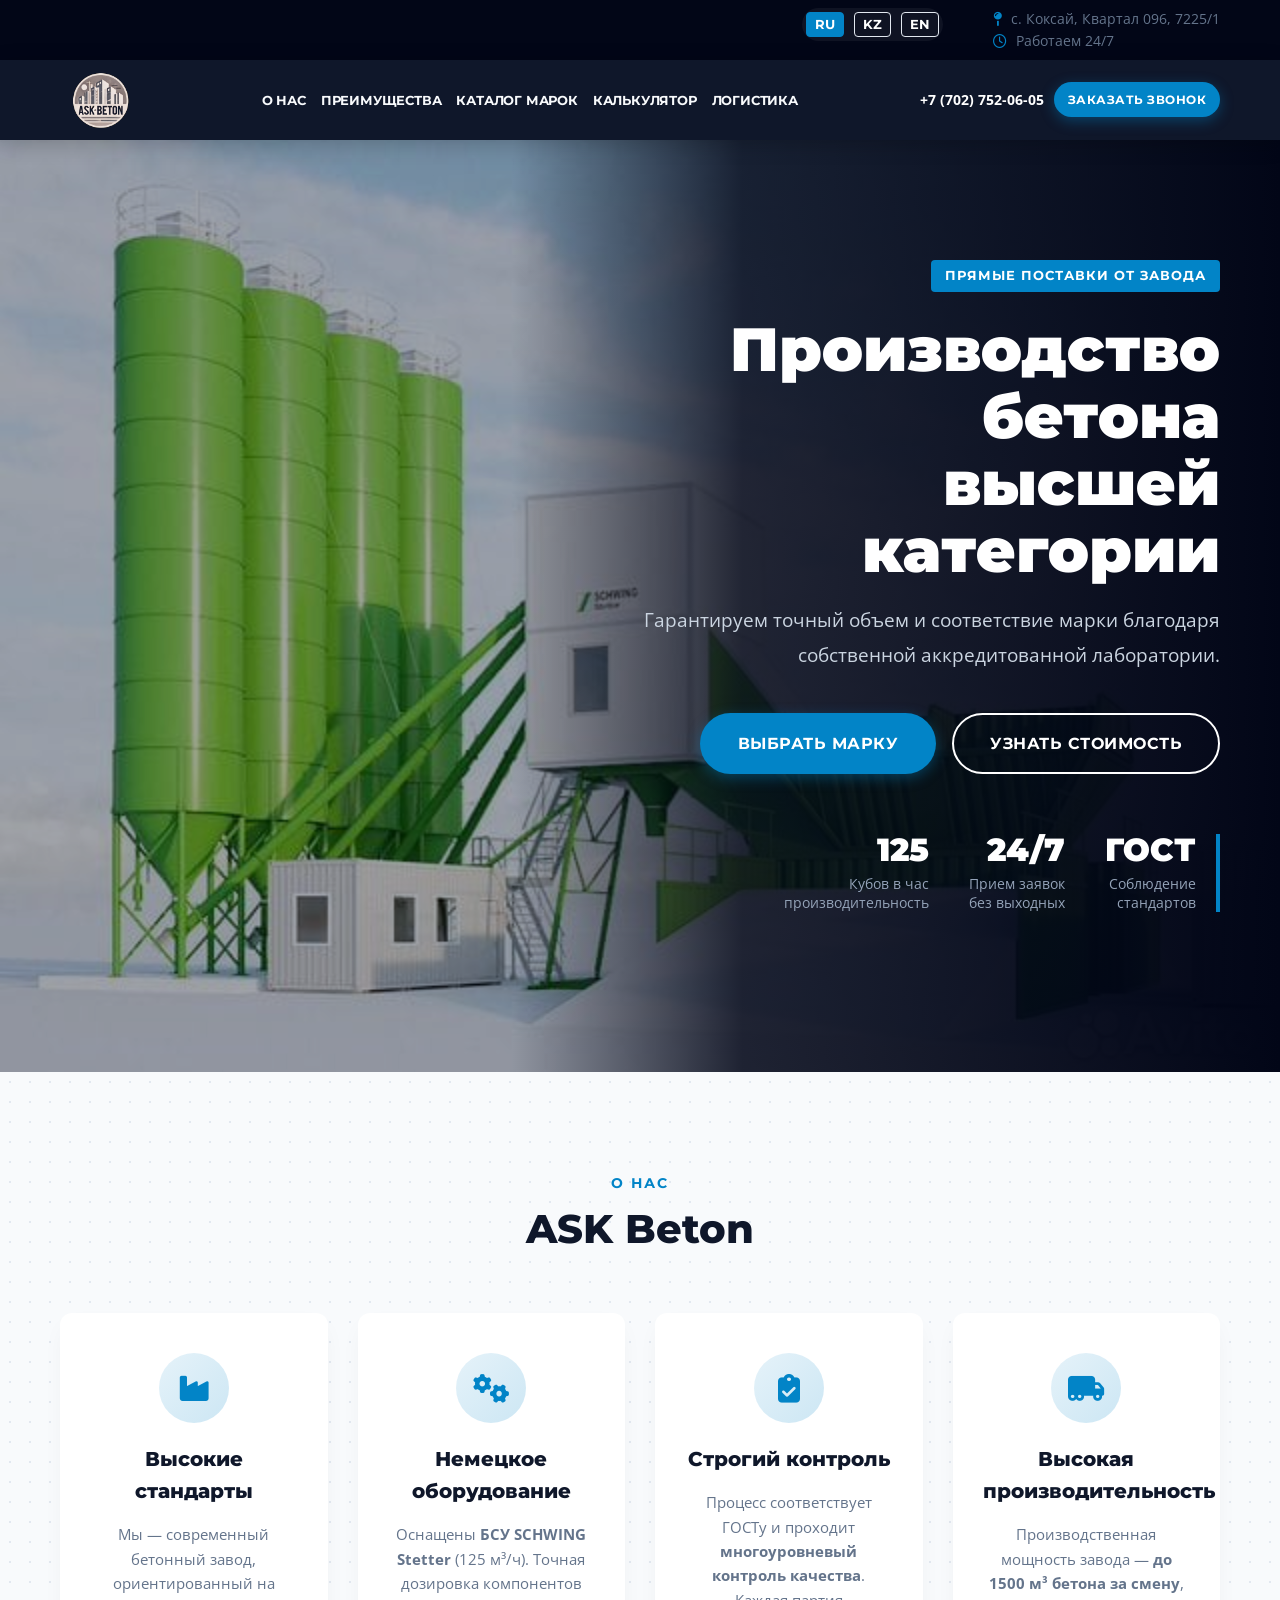
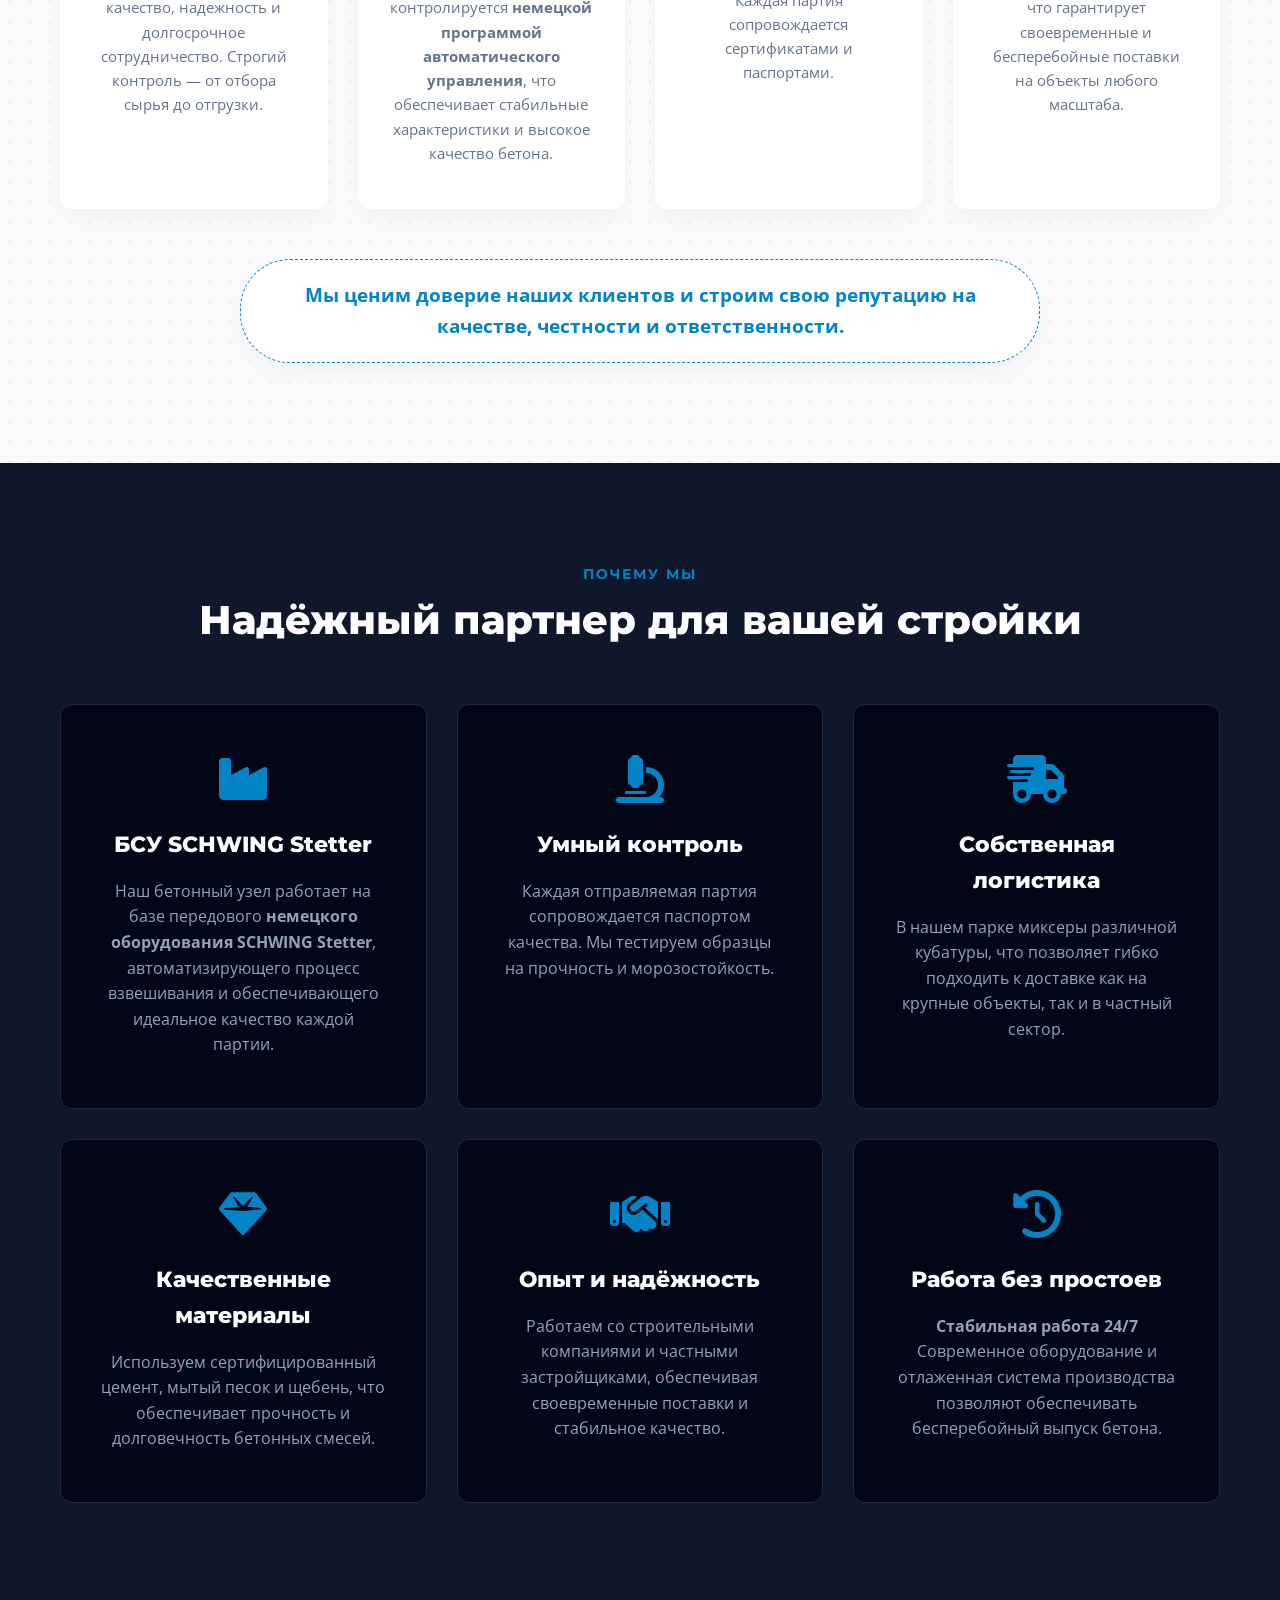
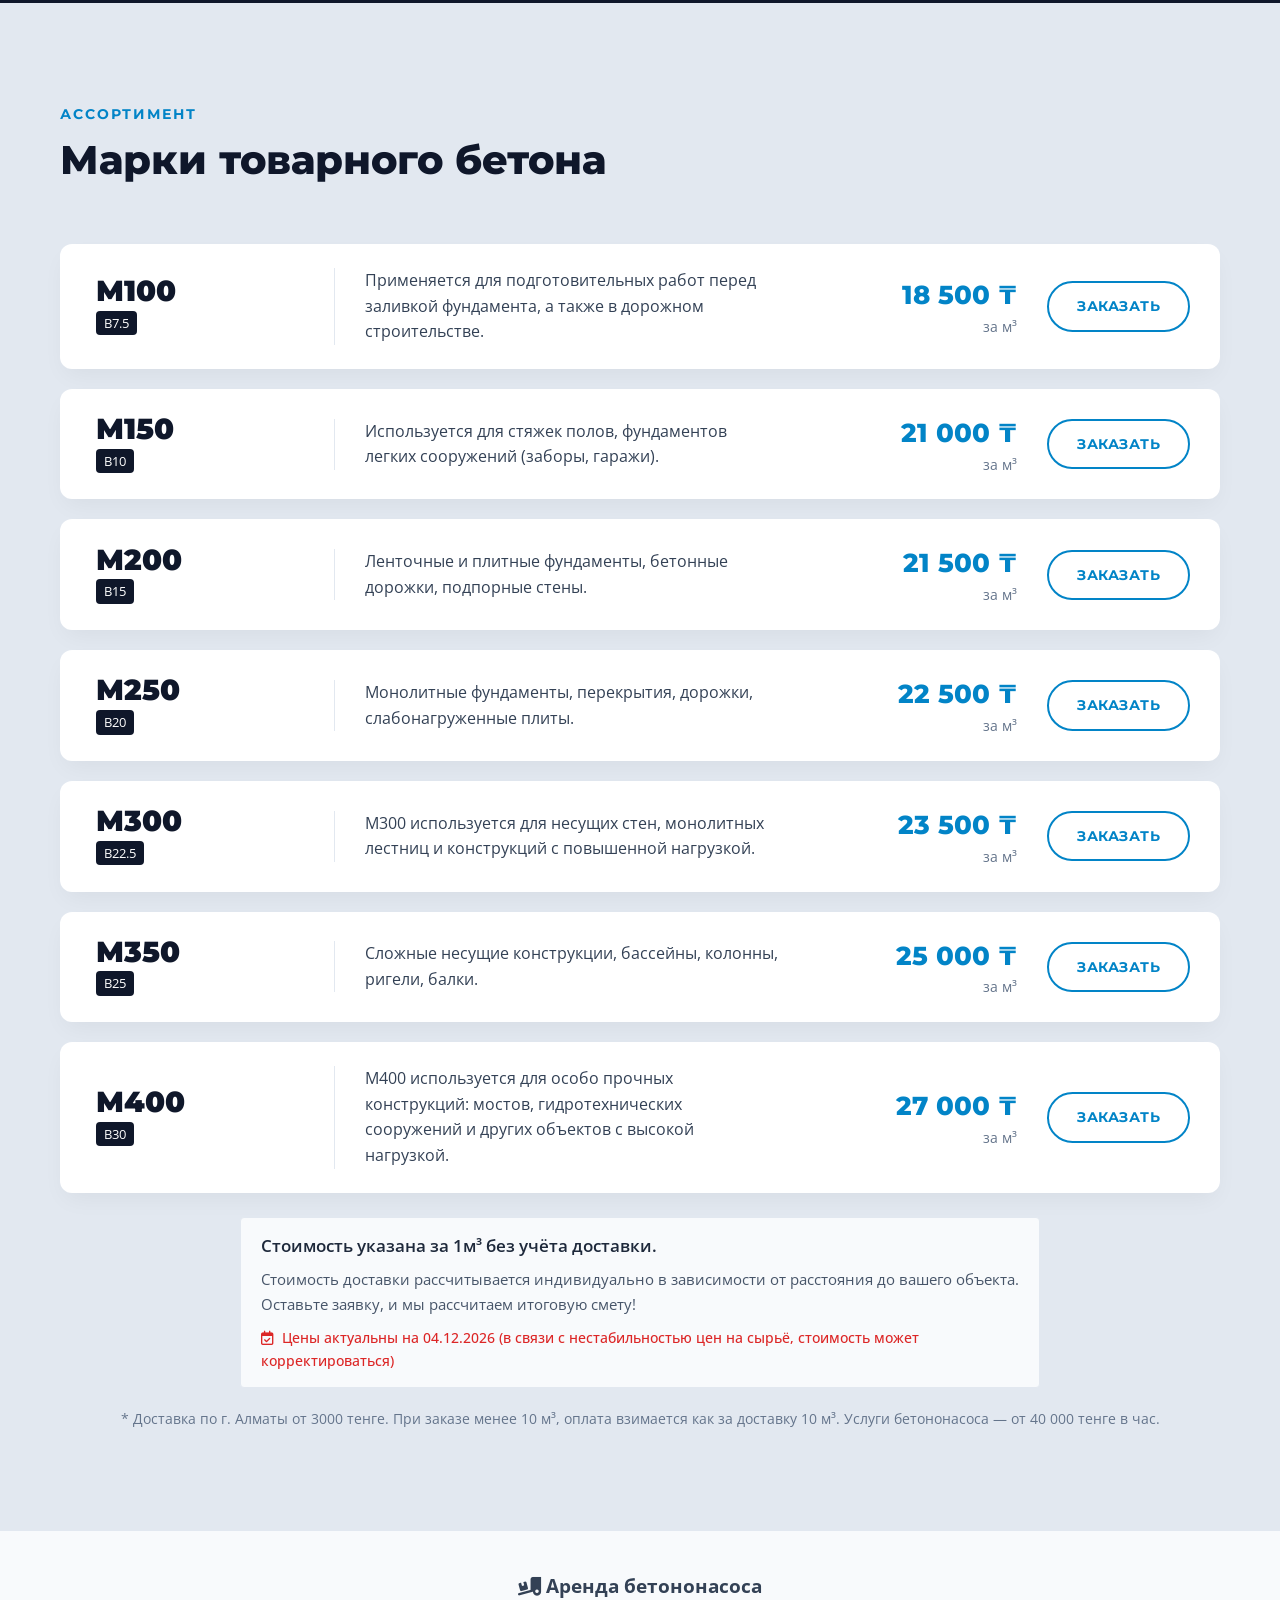
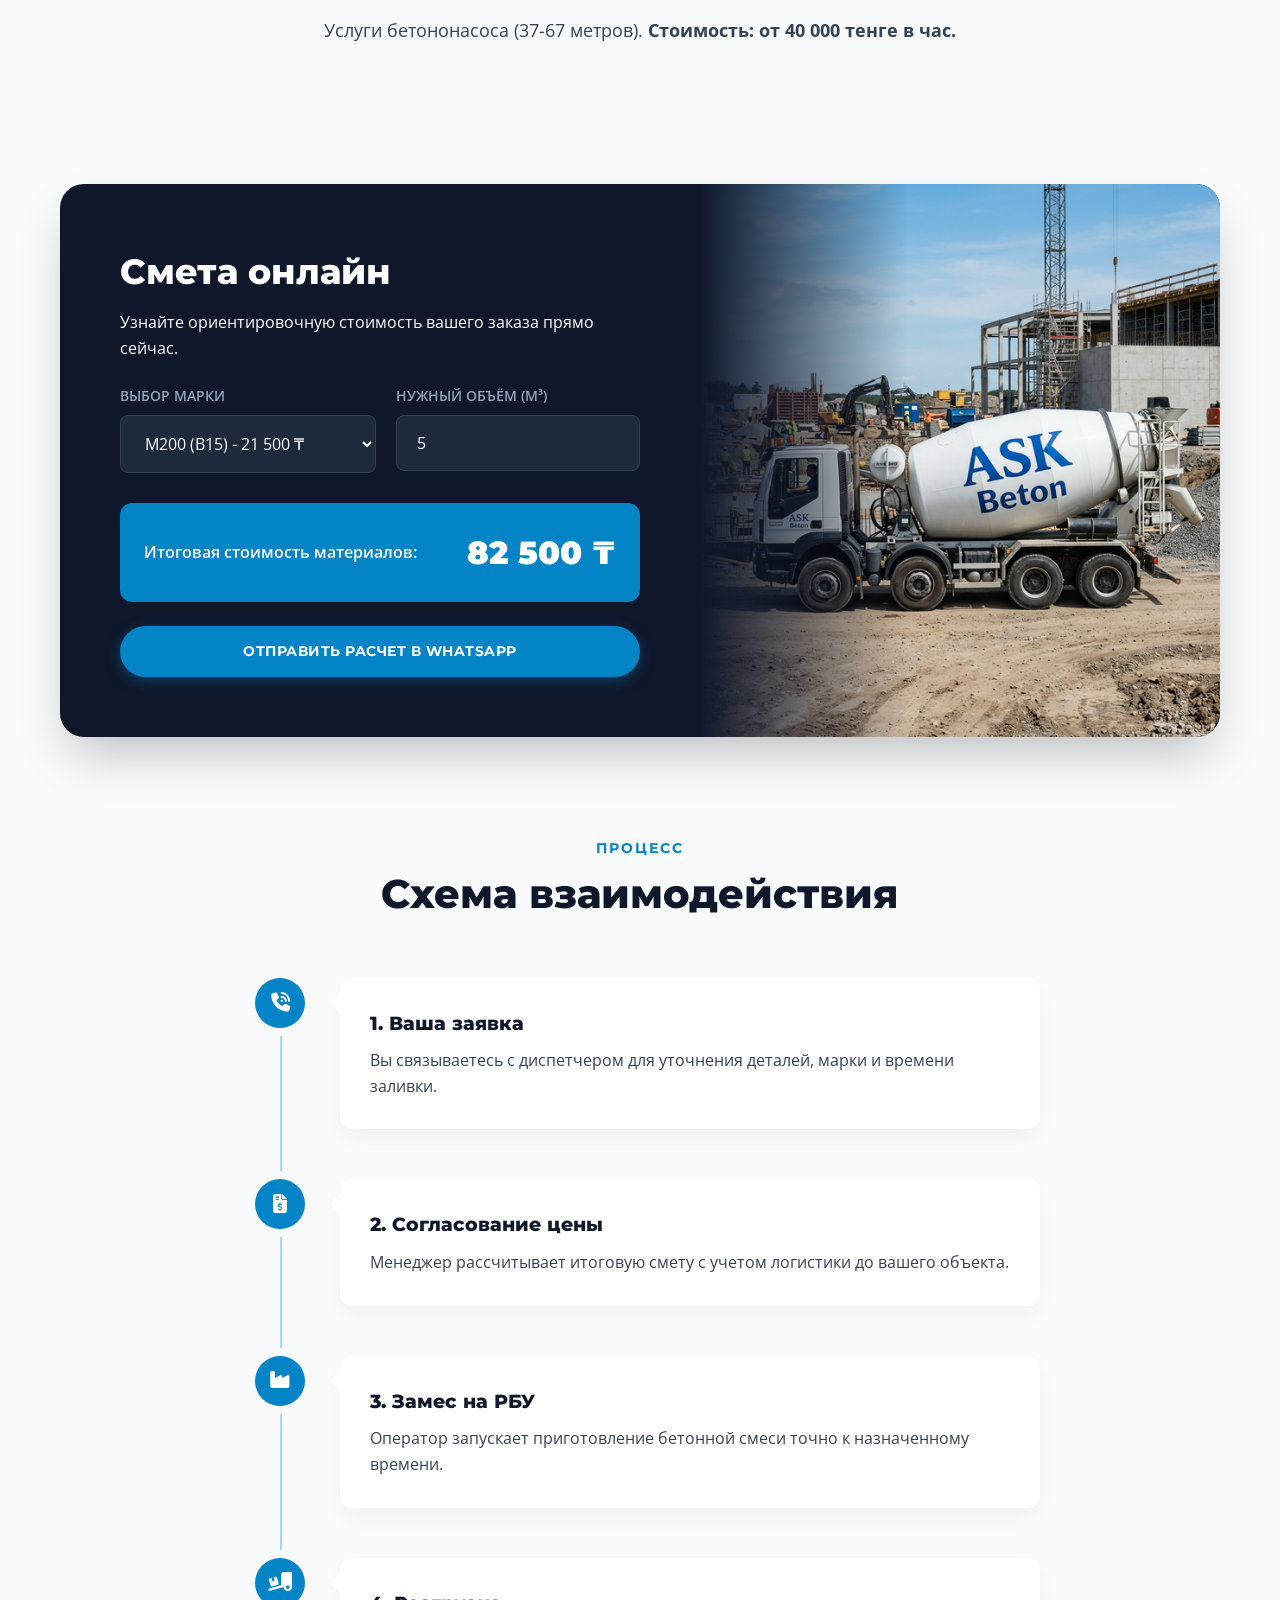
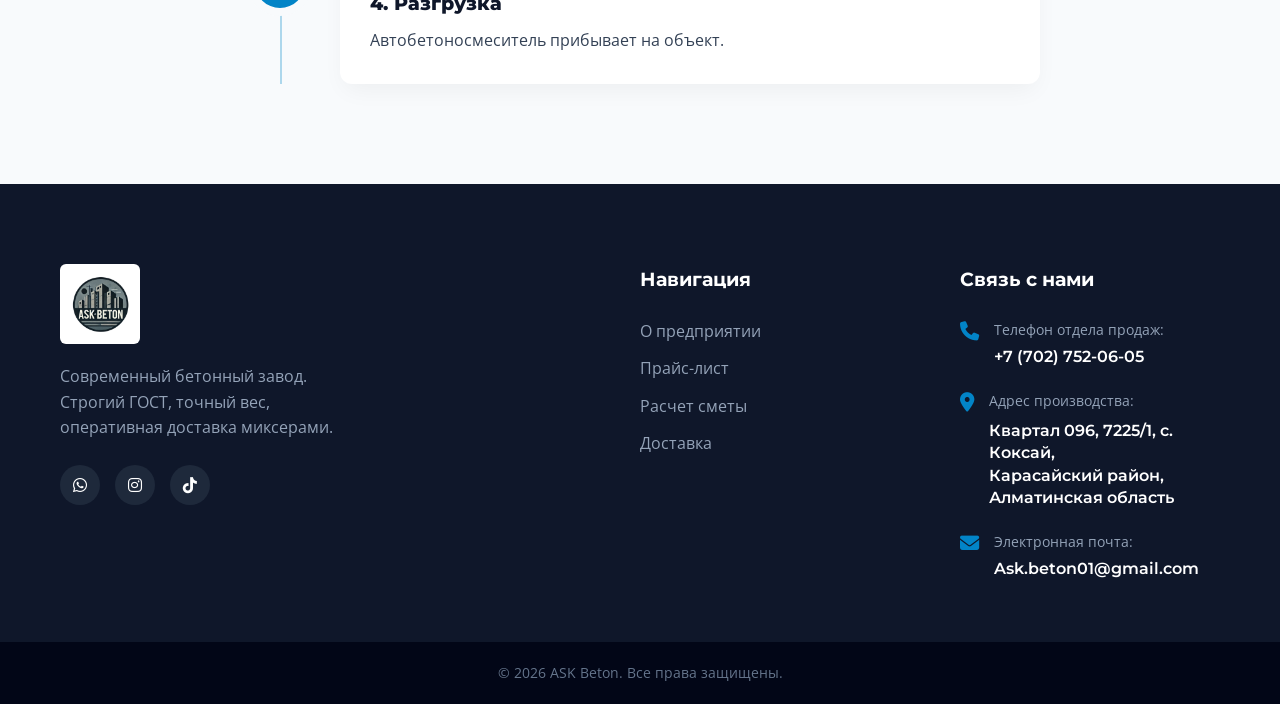
<file: index.html>
<!DOCTYPE html>
<html lang="ru">

<head>
    <meta charset="UTF-8">
    <meta name="viewport" content="width=device-width, initial-scale=1.0">
    <link rel="icon" type="image/png" href="images/favicon.png">
    <link rel="shortcut icon" type="image/png" href="images/favicon.png">
    <title>ASK Beton | Премиальный бетон и ЖБИ</title>
    <meta name="description"
        content="Прямой производитель бетона и железобетонных изделий. Высокая марка, строгий ГОСТ, свой автопарк.">
    <!-- Google Fonts -->
    <link rel="preconnect" href="https://fonts.googleapis.com">
    <link rel="preconnect" href="https://fonts.gstatic.com" crossorigin>
    <link
        href="https://fonts.googleapis.com/css2?family=Montserrat:wght@400;600;800;900&family=Open+Sans:wght@400;500;700&display=swap"
        rel="stylesheet">
    <link rel="stylesheet" href="css/style.css?v=1.2">
    <link rel="stylesheet" href="https://cdnjs.cloudflare.com/ajax/libs/font-awesome/6.4.0/css/all.min.css">
    <style>
        .lang-switcher {
            display: flex;
            gap: 10px;
            align-items: center;
        }

        .lang-btn {
            background: transparent;
            border: 1px solid var(--border-color);
            color: var(--white);
            padding: 4px 8px;
            border-radius: 4px;
            font-size: 0.8rem;
            cursor: pointer;
            transition: var(--trans-speed);
        }

        .lang-btn:hover,
        .lang-btn.active {
            background: var(--primary);
            border-color: var(--primary);
        }
    </style>
</head>

<body>

    <!-- Header -->
    <header class="main-header">
        <div class="header-top">
            <div class="container header-top-inner">
                <div class="header-top-left">
                    <div class="lang-switcher">
                        <button class="lang-btn active" data-lang="ru">RU</button>
                        <button class="lang-btn" data-lang="kz">KZ</button>
                        <button class="lang-btn" data-lang="en">EN</button>
                    </div>
                </div>
                <div class="header-top-right">
                    <div class="location"><a
                                href="https://2gis.kz/almaty/geo/70000001101045196"
                            target="_blank" style="color: inherit; text-decoration: none; transition: color 0.3s;"
                            onmouseover="this.style.color='#0284c7'" onmouseout="this.style.color='inherit'"><i
                                class="fa-solid fa-map-pin"></i> <span data-i18n="header.location">с. Коксай, Квартал
                                096, 7225/1</span></a></div>
                    <div class="working-hours"><i class="fa-regular fa-clock"></i> <span
                            data-i18n="header.hours">Работаем 24/7</span></div>
                </div>
            </div>
        </div>
        <div class="header-main">
            <div class="container header-main-inner">
                <a href="#" class="brand-logo">
                    <img src="images/logo.png" alt="ASK Beton"
                        style="max-height: 80px; mix-blend-mode: lighten; filter: invert(1);">
                </a>

                <nav class="desktop-nav">
                    <ul class="nav-list">
                        <li><a href="#about" data-i18n="nav.about">О нас</a></li>
                        <li><a href="#company" data-i18n="nav.company">Преимущества</a></li>
                        <li><a href="#catalog" data-i18n="nav.catalog">Каталог марок</a></li>
                        <li><a href="#calc" data-i18n="nav.calc">Калькулятор</a></li>
                        <li><a href="#logistics" data-i18n="nav.log">Логистика</a></li>
                    </ul>
                    <div class="nav-mobile-only">
                        <div class="lang-switcher">
                            <button class="lang-btn active" data-lang="ru">RU</button>
                            <button class="lang-btn" data-lang="kz">KZ</button>
                            <button class="lang-btn" data-lang="en">EN</button>
                        </div>
                        <div class="location">
                            <a href="https://2gis.kz/almaty/geo/70000001101045196" target="_blank">
                                <i class="fa-solid fa-map-pin"></i> 
                                <span data-i18n="header.location">с. Коксай, Квартал 096, 7225/1</span>
                            </a>
                        </div>
                    </div>
                </nav>

                <div class="header-actions">
                    <a href="tel:+77027520605" class="phone-link">+7 (702) 752-06-05</a>
                    <a href="#contact" class="btn btn-primary btn-sm hidden-mobile" data-i18n="header.call">Заказать
                        звонок</a>
                    <button class="menu-toggle"><i class="fa-solid fa-bars"></i></button>
                </div>
            </div>
        </div>
    </header>

    <!-- Hero Section -->
    <section class="hero-section">
        <div class="hero-overlay"></div>
        <div class="container">
            <div class="hero-content fade-in">
                <div class="hero-tag" data-i18n="hero.tag">Прямые поставки от завода</div>
                <h1 class="hero-heading" data-i18n="hero.h1">Производство бетона<br>высшей категории</h1>
                <p class="hero-desc" data-i18n="hero.desc">Гарантируем точный объем и соответствие марки благодаря
                    собственной аккредитованной
                    лаборатории.</p>
                <div class="hero-buttons">
                    <a href="#catalog" class="btn btn-primary btn-lg" data-i18n="hero.btn1">Выбрать марку</a>
                    <a href="#calc" class="btn btn-outline-light btn-lg" data-i18n="hero.btn2">Узнать стоимость</a>
                </div>
                <div class="hero-stats">
                    <div class="stat-item">
                        <span class="stat-num">125</span>
                        <span class="stat-text" data-i18n="hero.stat.1.text">Кубов в час<br>производительность</span>
                    </div>
                    <div class="stat-item">
                        <span class="stat-num">24/7</span>
                        <span class="stat-text" data-i18n="hero.stat.2.text">Прием заявок<br>без выходных</span>
                    </div>
                    <div class="stat-item">
                        <span class="stat-num">ГОСТ</span>
                        <span class="stat-text" data-i18n="hero.stat.3.text">Соблюдение<br>стандартов</span>
                    </div>
                </div>
            </div>
        </div>
    </section>

    <!-- About Us Section -->
    <section id="about" class="about-section section-padding bg-pattern">
        <div class="container fade-in">
            <div class="section-heading text-center">
                <span class="sub-title" data-i18n="about.sub">О нас</span>
                <h2 data-i18n="about.title">ASK Beton</h2>
            </div>
            <div class="about-grid">
                <div class="about-card fade-in">
                    <div class="about-icon"><i class="fa-solid fa-industry"></i></div>
                    <h4 data-i18n="about.card1.title">Высокие стандарты</h4>
                    <p data-i18n="about.card1.desc">Мы — современный бетонный завод, ориентированный на качество,
                        надежность
                        и долгосрочное сотрудничество. Строгий контроль — от
                        отбора сырья до отгрузки.</p>
                </div>
                <div class="about-card fade-in delay-1">
                    <div class="about-icon"><i class="fa-solid fa-gears"></i></div>
                    <h4 data-i18n="about.card2.title">Немецкое оборудование</h4>
                    <p data-i18n="about.card2.desc">Оснащены <strong>БСУ SCHWING Stetter</strong> (125 м³/ч).
                        Точная дозировка компонентов контролируется <strong>немецкой программой автоматического
                            управления</strong>, что
                        обеспечивает стабильные характеристики и высокое качество бетона.</p>
                </div>
                <div class="about-card fade-in delay-2">
                    <div class="about-icon"><i class="fa-solid fa-clipboard-check"></i></div>
                    <h4 data-i18n="about.card3.title">Строгий контроль</h4>
                    <p data-i18n="about.card3.desc">Процесс соответствует ГОСТу и проходит <strong>многоуровневый
                            контроль качества</strong>.
                        Каждая партия сопровождается сертификатами и паспортами.</p>
                </div>
                <div class="about-card fade-in delay-3">
                    <div class="about-icon"><i class="fa-solid fa-truck-moving"></i></div>
                    <h4 data-i18n="about.card4.title">Высокая производительность</h4>
                    <p data-i18n="about.card4.desc">Производственная мощность завода — <strong>до 1500 м³ бетона за
                            смену</strong>, что гарантирует
                        своевременные и бесперебойные поставки на объекты любого масштаба.</p>
                </div>
            </div>

            <div class="about-footer-text fade-in">
                <p data-i18n="about.footer">Мы ценим доверие наших клиентов и строим свою репутацию на качестве,
                    честности и ответственности.</p>
            </div>
        </div>
    </section>

    <!-- Features / Company -->
    <section id="company" class="features-section section-padding"
        style="background-color: var(--dark-bg); color: var(--white);">
        <div class="container">
            <div class="section-heading text-center fade-in">
                <span class="sub-title" style="color: var(--primary);" data-i18n="why.sub">Почему мы</span>
                <h2 style="color: var(--white);" data-i18n="why.title">Надёжный партнер для вашей стройки</h2>
            </div>

            <div class="features-layout">
                <div class="feature-box light-box fade-in"
                    style="background-color: var(--darker-bg); border: 1px solid #1e293b; box-shadow: none;">
                    <i class="fa-solid fa-industry" style="color: var(--primary);"></i>
                    <h3 style="color: var(--white);" data-i18n="why.box1.title">БСУ SCHWING Stetter</h3>
                    <p style="color: #94a3b8;" data-i18n="why.box1.desc">Наш бетонный узел работает на базе передового
                        <strong>немецкого
                            оборудования SCHWING
                            Stetter</strong>,
                        автоматизирующего процесс взвешивания и обеспечивающего идеальное качество каждой партии.
                    </p>
                </div>
                <!-- Box 2 -->
                <div class="feature-box light-box fade-in delay-1"
                    style="background-color: var(--darker-bg); border: 1px solid #1e293b; box-shadow: none;">
                    <i class="fa-solid fa-microscope" style="color: var(--primary);"></i>
                    <h3 style="color: var(--white);" data-i18n="why.box2.title">Умный контроль</h3>
                    <p style="color: #94a3b8;" data-i18n="why.box2.desc">Каждая отправляемая партия сопровождается
                        паспортом качества. Мы
                        тестируем образцы на прочность и морозостойкость.</p>
                </div>
                <!-- Box 3 -->
                <div class="feature-box light-box fade-in delay-2"
                    style="background-color: var(--darker-bg); border: 1px solid #1e293b; box-shadow: none;">
                    <i class="fa-solid fa-truck-fast" style="color: var(--primary);"></i>
                    <h3 style="color: var(--white);" data-i18n="why.box3.title">Собственная логистика</h3>
                    <p style="color: #94a3b8;" data-i18n="why.box3.desc">В нашем парке миксеры различной кубатуры, что
                        позволяет гибко подходить к
                        доставке как на крупные объекты, так и в частный сектор.</p>
                </div>

                <div class="feature-box light-box fade-in delay-3"
                    style="background-color: var(--darker-bg); border: 1px solid #1e293b; box-shadow: none;">
                    <i class="fa-solid fa-gem" style="color: var(--primary);"></i>
                    <h3 style="color: var(--white);" data-i18n="why.box4.title">Качественные материалы</h3>
                    <p style="color: #94a3b8;" data-i18n="why.box4.desc">Используем сертифицированный цемент, мытый
                        песок и щебень, что
                        обеспечивает прочность и долговечность бетонных смесей.</p>
                </div>

                <div class="feature-box light-box fade-in delay-4"
                    style="background-color: var(--darker-bg); border: 1px solid #1e293b; box-shadow: none;">
                    <i class="fa-solid fa-handshake" style="color: var(--primary);"></i>
                    <h3 style="color: var(--white);" data-i18n="why.box5.title">Опыт и надёжность</h3>
                    <p style="color: #94a3b8;" data-i18n="why.box5.desc">Работаем со строительными компаниями и частными
                        застройщиками,
                        обеспечивая своевременные поставки и стабильное качество.</p>
                </div>

                <div class="feature-box light-box fade-in delay-5"
                    style="background-color: var(--darker-bg); border: 1px solid #1e293b; box-shadow: none;">
                    <i class="fa-solid fa-clock-rotate-left" style="color: var(--primary);"></i>
                    <h3 style="color: var(--white);" data-i18n="why.box6.title">Работа без простоев</h3>
                    <p style="color: #94a3b8;" data-i18n="why.box6.desc"><strong>Стабильная работа
                            24/7</strong><br>Современное оборудование и
                        отлаженная система производства позволяют обеспечивать бесперебойный выпуск бетона.</p>
                </div>
            </div>
        </div>
    </section>

    <!-- Catalog Section -->
    <section id="catalog" class="catalog-section section-padding bg-gray">
        <div class="container">
            <div class="section-heading fade-in">
                <span class="sub-title" data-i18n="cat.sub">Ассортимент</span>
                <h2 data-i18n="cat.title">Марки товарного бетона</h2>
            </div>

            <div class="catalog-list">
                <!-- Item M100 -->
                <div class="catalog-item fade-in">
                    <div class="item-grade">
                        <h4>М100</h4>
                        <span class="class-label">В7.5</span>
                    </div>
                    <div class="item-info">
                        <p data-i18n="cat.m100.desc">Применяется для подготовительных работ перед заливкой фундамента, а
                            также в дорожном
                            строительстве.</p>
                    </div>
                    <div class="item-price">
                        <div class="price-val">18 500 ₸</div>
                        <div class="price-unit" data-i18n="cat.per_m3">за м³</div>
                    </div>
                    <div class="item-action">
                        <a href="https://wa.me/77027520605?text=Интересует%20бетон%20М100" class="btn btn-outline"
                            target="_blank" data-i18n="cat.order">Заказать</a>
                    </div>
                </div>

                <!-- Item M150 -->
                <div class="catalog-item fade-in">
                    <div class="item-grade">
                        <h4>М150</h4>
                        <span class="class-label">В10</span>
                    </div>
                    <div class="item-info">
                        <p data-i18n="cat.m150.desc">Используется для стяжек полов, фундаментов легких сооружений
                            (заборы, гаражи).</p>
                    </div>
                    <div class="item-price">
                        <div class="price-val">21 000 ₸</div>
                        <div class="price-unit" data-i18n="cat.per_m3">за м³</div>
                    </div>
                    <div class="item-action">
                        <a href="https://wa.me/77027520605?text=Интересует%20бетон%20М150" class="btn btn-outline"
                            target="_blank" data-i18n="cat.order">Заказать</a>
                    </div>
                </div>

                <!-- Item M200 -->
                <div class="catalog-item fade-in">
                    <div class="item-grade">
                        <h4>М200</h4>
                        <span class="class-label">В15</span>
                    </div>
                    <div class="item-info">
                        <p data-i18n="cat.m200.desc">Ленточные и плитные фундаменты, бетонные дорожки, подпорные стены.
                        </p>
                    </div>
                    <div class="item-price">
                        <div class="price-val">21 500 ₸</div>
                        <div class="price-unit" data-i18n="cat.per_m3">за м³</div>
                    </div>
                    <div class="item-action">
                        <a href="https://wa.me/77027520605?text=Интересует%20бетон%20М200" class="btn btn-outline"
                            target="_blank" data-i18n="cat.order">Заказать</a>
                    </div>
                </div>

                <!-- Item M250 -->
                <div class="catalog-item fade-in">
                    <div class="item-grade">
                        <h4>М250</h4>
                        <span class="class-label">В20</span>
                    </div>
                    <div class="item-info">
                        <p data-i18n="cat.m250.desc">Монолитные фундаменты, перекрытия, дорожки, слабонагруженные плиты.
                        </p>
                    </div>
                    <div class="item-price">
                        <div class="price-val">22 500 ₸</div>
                        <div class="price-unit" data-i18n="cat.per_m3">за м³</div>
                    </div>
                    <div class="item-action">
                        <a href="https://wa.me/77027520605?text=Интересует%20бетон%20М250" class="btn btn-outline"
                            target="_blank" data-i18n="cat.order">Заказать</a>
                    </div>
                </div>

                <!-- Item M300 -->
                <div class="catalog-item fade-in">
                    <div class="item-grade">
                        <h4>М300</h4>
                        <span class="class-label">В22.5</span>
                    </div>
                    <div class="item-info">
                        <p data-i18n="cat.m300.desc">М300 используется для несущих стен, монолитных лестниц и
                            конструкций с повышенной нагрузкой.</p>
                    </div>
                    <div class="item-price">
                        <div class="price-val">23 500 ₸</div>
                        <div class="price-unit" data-i18n="cat.per_m3">за м³</div>
                    </div>
                    <div class="item-action">
                        <a href="https://wa.me/77027520605?text=Интересует%20бетон%20М300" class="btn btn-outline"
                            target="_blank" data-i18n="cat.order">Заказать</a>
                    </div>
                </div>

                <!-- Item M350 -->
                <div class="catalog-item fade-in">
                    <div class="item-grade">
                        <h4>М350</h4>
                        <span class="class-label">В25</span>
                    </div>
                    <div class="item-info">
                        <p data-i18n="cat.m350.desc">Сложные несущие конструкции, бассейны, колонны, ригели, балки.</p>
                    </div>
                    <div class="item-price">
                        <div class="price-val">25 000 ₸</div>
                        <div class="price-unit" data-i18n="cat.per_m3">за м³</div>
                    </div>
                    <div class="item-action">
                        <a href="https://wa.me/77027520605?text=Интересует%20бетон%20М350" class="btn btn-outline"
                            target="_blank" data-i18n="cat.order">Заказать</a>
                    </div>
                </div>

                <!-- Item M400 -->
                <div class="catalog-item fade-in">
                    <div class="item-grade">
                        <h4>М400</h4>
                        <span class="class-label">В30</span>
                    </div>
                    <div class="item-info">
                        <p data-i18n="cat.m400.desc">М400 используется для особо прочных конструкций: мостов,
                            гидротехнических сооружений и других объектов с высокой нагрузкой.</p>
                    </div>
                    <div class="item-price">
                        <div class="price-val">27 000 ₸</div>
                        <div class="price-unit" data-i18n="cat.per_m3">за м³</div>
                    </div>
                    <div class="item-action">
                        <a href="https://wa.me/77027520605?text=Интересует%20бетон%20М400" class="btn btn-outline"
                            target="_blank" data-i18n="cat.order">Заказать</a>
                    </div>
                </div>
            </div>

            <div class="text-center mt-4">
                <div
                    style="max-width: 800px; margin: 0 auto; background-color: #f8fafc; border-left: 4px solid var(--primary); padding: 15px 20px; text-align: left; margin-bottom: 20px; border-radius: 4px; border: 1px solid #e2e8f0;">
                    <p style="font-size: 1.05rem; font-weight: 600; color: #1e293b; margin-bottom: 8px;"
                        data-i18n="cat.disc1">
                        Стоимость указана за 1м³ без учёта доставки.
                    </p>
                    <p style="font-size: 0.95rem; color: #475569; margin-bottom: 10px;" data-i18n="cat.disc2">
                        Стоимость доставки рассчитывается индивидуально в зависимости от расстояния до вашего объекта.
                        Оставьте заявку, и мы рассчитаем итоговую смету!
                    </p>
                    <p style="font-size: 0.9rem; color: #dc2626; margin-bottom: 0; font-weight: 500;">
                        <i class="fa-regular fa-calendar-check" style="margin-right: 4px;"></i> <span
                            data-i18n="cat.disc3.1">Цены актуальны на</span> <span
                            id="current-price-date">16.03.2026</span> <span data-i18n="cat.disc3.2">(в связи с
                            нестабильностью цен на сырьё, стоимость может корректироваться)</span>
                    </p>
                </div>
                <p class="small-text text-muted" data-i18n="cat.small_info">* Доставка по г. Алматы от 3000 тенге. При
                    заказе менее 10 м³, оплата
                    взимается как за доставку 10 м³. Услуги бетононасоса — от 40 000 тенге в час.</p>
            </div>
        </div>
    </section>

    <section class="pump-banner bg-primary text-white section-padding" style="padding: 40px 0;">
        <div class="container text-center fade-in">
            <h3 style="margin-bottom: 15px;"><i class="fa-solid fa-truck-ramp-box"></i> <span
                    data-i18n="pump.title">Аренда бетононасоса</span></h3>
            <p style="font-size: 1.1rem; margin-bottom: 0;"><span data-i18n="pump.desc">Услуги бетононасоса (37-67
                    метров).</span>
                <strong data-i18n="pump.price">Стоимость: от 40 000 тенге в час.</strong>
            </p>
        </div>
    </section>

    <!-- Calculator Builder Style -->
    <section id="calc" class="calc-section section-padding pb-0">
        <div class="container">
            <div class="calc-box fade-in">
                <div class="calc-form-area">
                    <h2 data-i18n="calc.title">Смета онлайн</h2>
                    <p class="mb-4" data-i18n="calc.desc">Узнайте ориентировочную стоимость вашего заказа прямо сейчас.
                    </p>

                    <div class="form-grid">
                        <div class="input-group">
                            <label class="floating-label" data-i18n="calc.lbl.grade">Выбор марки</label>
                            <select id="calc-grade" class="custom-select">
                                <option value="18500">М100 (В7.5) - 18 500 ₸</option>
                                <option value="21000">М150 (В10) - 21 000 ₸</option>
                                <option value="21500" selected>М200 (В15) - 21 500 ₸</option>
                                <option value="22500">М250 (В20) - 22 500 ₸</option>
                                <option value="23500">М300 (В22.5) - 23 500 ₸</option>
                                <option value="25000">М350 (В25) - 25 000 ₸</option>
                                <option value="27000">М400 (В30) - 27 000 ₸</option>
                            </select>
                        </div>
                        <div class="input-group">
                            <label class="floating-label" data-i18n="calc.lbl.vol">Нужный объём (м³)</label>
                            <input type="number" id="calc-volume" class="custom-input" value="5" min="1" step="0.1">
                        </div>
                    </div>

                    <div class="calc-summary">
                        <div class="summary-text" data-i18n="calc.total.lbl">Итоговая стоимость материалов:</div>
                        <div class="summary-price"><span id="calc-total">82 500</span> ₸</div>
                    </div>

                    <a href="#" id="calc-order-btn" class="btn btn-primary btn-block" target="_blank"
                        data-i18n="calc.btn">Отправить расчет в WhatsApp</a>
                </div>
                <div class="calc-image-area">
                    <!-- Image via CSS -->
                </div>
            </div>
        </div>
    </section>

    <!-- Process Timeline -->
    <section id="logistics" class="process-section section-padding">
        <div class="container">
            <div class="section-heading text-center fade-in">
                <span class="sub-title" data-i18n="log.sub">Процесс</span>
                <h2 data-i18n="log.title">Схема взаимодействия</h2>
            </div>

            <div class="timeline">
                <div class="timeline-item fade-in">
                    <div class="timeline-icon"><i class="fa-solid fa-phone-volume"></i></div>
                    <div class="timeline-content">
                        <h4 data-i18n="log.s1.title">1. Ваша заявка</h4>
                        <p data-i18n="log.s1.desc">Вы связываетесь с диспетчером для уточнения деталей, марки и времени
                            заливки.</p>
                    </div>
                </div>
                <div class="timeline-item right fade-in">
                    <div class="timeline-icon"><i class="fa-solid fa-file-invoice-dollar"></i></div>
                    <div class="timeline-content">
                        <h4 data-i18n="log.s2.title">2. Согласование цены</h4>
                        <p data-i18n="log.s2.desc">Менеджер рассчитывает итоговую смету с учетом логистики до вашего
                            объекта.</p>
                    </div>
                </div>
                <div class="timeline-item fade-in">
                    <div class="timeline-icon"><i class="fa-solid fa-industry"></i></div>
                    <div class="timeline-content">
                        <h4 data-i18n="log.s3.title">3. Замес на РБУ</h4>
                        <p data-i18n="log.s3.desc">Оператор запускает приготовление бетонной смеси точно к назначенному
                            времени.</p>
                    </div>
                </div>
                <div class="timeline-item right fade-in">
                    <div class="timeline-content">
                        <h4 data-i18n="log.s4.title">4. Разгрузка</h4>
                        <p data-i18n="log.s4.desc">Автобетоносмеситель прибывает на объект.</p>
                    </div>
                    <div class="timeline-icon"><i class="fa-solid fa-truck-ramp-box"></i></div>
                </div>
            </div>
        </div>
    </section>

    <!-- Footer -->
    <footer id="contact" class="main-footer">
        <div class="footer-top">
            <div class="container footer-grid">
                <div class="footer-widget brand-widget">
                    <div class="brand-logo footer-brand">
                        <img src="images/logo.png" alt="ASK Beton Logo" style="max-height: 80px; border-radius: 6px;">
                    </div>
                    <p class="company-desc" data-i18n="foot.desc">Современный бетонный завод. Строгий ГОСТ, точный вес,
                        оперативная доставка
                        миксерами.</p>
                    <div class="social-links">
                        <a href="https://wa.me/77027520605" class="social-btn whatsapp" target="_blank"><i
                                class="fa-brands fa-whatsapp"></i></a>
                        <a href="https://instagram.com/Ask.beton.almaty" class="social-btn" target="_blank"><i
                                class="fa-brands fa-instagram"></i></a>
                        <a href="https://tiktok.com/@Ask.beton.almaty" class="social-btn" target="_blank"><i
                                class="fa-brands fa-tiktok"></i></a>
                    </div>
                </div>

                <div class="footer-widget links-widget">
                    <h4 data-i18n="foot.nav">Навигация</h4>
                    <ul>
                        <li><a href="#company" data-i18n="foot.link1">О предприятии</a></li>
                        <li><a href="#catalog" data-i18n="foot.link2">Прайс-лист</a></li>
                        <li><a href="#calc" data-i18n="foot.link3">Расчет сметы</a></li>
                        <li><a href="#logistics" data-i18n="foot.link4">Доставка</a></li>
                    </ul>
                </div>

                <div class="footer-widget contact-widget">
                    <h4 data-i18n="foot.contact">Связь с нами</h4>
                    <ul class="contact-list">
                        <li>
                            <i class="fa-solid fa-phone"></i>
                            <div>
                                <span data-i18n="foot.phone">Телефон отдела продаж:</span>
                                <strong><a href="tel:+77027520605">+7 (702) 752-06-05</a></strong>
                            </div>
                        </li>
                        <li>
                            <i class="fa-solid fa-location-dot"></i>
                            <div>
                                <span data-i18n="foot.addr">Адрес производства:</span>
                                <strong><a
                                        href="https://2gis.kz/almaty/geo/70000001101045196"
                                        target="_blank" style="line-height:1.4; display:inline-block; margin-top:4px;"
                                        data-i18n="foot.addr.text">Квартал 096,
                                        7225/1, с. Коксай,<br>Карасайский район, Алматинская область</a></strong>
                            </div>
                        </li>
                        <li>
                            <i class="fa-solid fa-envelope"></i>
                            <div>
                                <span data-i18n="foot.email">Электронная почта:</span>
                                <strong>Ask.beton01@gmail.com</strong>
                            </div>
                        </li>
                    </ul>
                </div>
            </div>
        </div>
        <div class="footer-bottom">
            <div class="container">
                <p data-i18n="foot.copy">&copy; 2026 ASK Beton. Все права защищены.</p>
            </div>
        </div>
    </footer>

    <script src="js/lang.js"></script>
    <script src="js/main.js"></script>
    <script>
        // Update price date automatically to today
        document.addEventListener('DOMContentLoaded', function () {
            var dateEl = document.getElementById('current-price-date');
            if (dateEl) {
                var today = new Date();
                var dd = String(today.getDate()).padStart(2, '0');
                var mm = String(today.getMonth() + 1).padStart(2, '0'); // January is 0!
                var yyyy = today.getFullYear();
                dateEl.textContent = dd + '.' + mm + '.' + yyyy;
            }
        });
    </script>
</body>

</html>
</file>
<file: css/style.css>
/* Reset & Base Variables */
:root {
    /* New Unique Color Palette - Industrial Blue & Dark Charcoal */
    --primary: #0284c7;
    /* Electric Blue */
    --primary-hover: #0369a1;
    --dark-bg: #0f172a;
    /* Slate 900 */
    --darker-bg: #020617;
    /* Slate 950 */
    --light-bg: #f8fafc;
    /* Slate 50 */
    --text-main: #334155;
    /* Slate 700 */
    --text-muted: #64748b;
    /* Slate 500 */
    --white: #ffffff;
    --border-color: #e2e8f0;

    /* Fonts */
    --font-heading: 'Montserrat', sans-serif;
    --font-body: 'Open Sans', sans-serif;

    /* Utility */
    --radius-box: 12px;
    --radius-round: 50px;
    --shadow-soft: 0 10px 25px -5px rgba(0, 0, 0, 0.05);
    --shadow-strong: 0 20px 25px -5px rgba(2, 132, 199, 0.2);
    --trans-speed: 0.3s ease;
}

* {
    margin: 0;
    padding: 0;
    box-sizing: border-box;
}

html {
    scroll-behavior: smooth;
}

body {
    font-family: var(--font-body);
    color: var(--text-main);
    line-height: 1.6;
    background-color: var(--light-bg);
}

a {
    text-decoration: none;
    color: inherit;
    transition: var(--trans-speed);
}

ul {
    list-style: none;
}

.container {
    max-width: 1200px;
    margin: 0 auto;
    padding: 0 20px;
    width: 100%;
}

.section-padding {
    padding: 100px 0;
}

@media (max-width: 768px) {
    .section-padding {
        padding: 60px 0;
    }
}

.bg-gray {
    background-color: #e2e8f0;
}

.text-center {
    text-align: center;
}

/* Background Patterns */
.bg-pattern {
    background-color: var(--light-bg);
    background-image: radial-gradient(var(--border-color) 1px, transparent 1px);
    background-size: 20px 20px;
}

.mt-4 {
    margin-top: 1.5rem;
}

.mb-4 {
    margin-bottom: 1.5rem;
}

.pb-0 {
    padding-bottom: 0;
}

.small-text {
    font-size: 0.875rem;
}

.text-muted {
    color: var(--text-muted);
}

/* Buttons */
.btn {
    display: inline-flex;
    align-items: center;
    justify-content: center;
    padding: 12px 28px;
    border-radius: var(--radius-round);
    font-weight: 700;
    font-family: var(--font-heading);
    text-transform: uppercase;
    letter-spacing: 0.5px;
    cursor: pointer;
    font-size: 0.875rem;
    border: 2px solid transparent;
}

.btn-sm {
    padding: 6px 12px;
    font-size: 0.75rem;
}

.btn-lg {
    padding: 16px 36px;
    font-size: 1rem;
}

.btn-block {
    width: 100%;
}

.btn-primary {
    background-color: var(--primary);
    color: var(--white);
    box-shadow: 0 4px 14px 0 rgba(2, 132, 199, 0.39);
}

.btn-primary:hover {
    background-color: var(--primary-hover);
    transform: translateY(-2px);
    box-shadow: 0 6px 20px rgba(2, 132, 199, 0.4);
}

.btn-outline {
    background-color: transparent;
    color: var(--primary);
    border-color: var(--primary);
}

.btn-outline:hover {
    background-color: var(--primary);
    color: var(--white);
}

.btn-outline-light {
    border-color: var(--white);
    color: var(--white);
}

.btn-outline-light:hover {
    background-color: var(--white);
    color: var(--dark-bg);
}

.nav-mobile-only {
    display: none;
}

/* Header Redesign */
.header-top {
    background-color: var(--darker-bg);
    color: var(--text-muted);
    font-size: 0.85rem;
    padding: 8px 0;
}

.header-top-inner {
    display: flex;
    justify-content: flex-end;
    gap: 30px;
}

.header-top i {
    color: var(--primary);
    margin-right: 5px;
}

.header-main {
    background-color: var(--dark-bg);
    box-shadow: 0 4px 20px rgba(0, 0, 0, 0.2);
    position: sticky;
    top: 0;
    z-index: 1000;
}

.header-main-inner {
    display: flex;
    justify-content: space-between;
    align-items: center;
    height: 80px;
}

.brand-logo {
    display: flex;
    align-items: center;
    gap: 12px;
}

.logo-mark {
    background-color: var(--primary);
    color: var(--white);
    width: 40px;
    height: 40px;
    display: flex;
    align-items: center;
    justify-content: center;
    border-radius: 8px;
    font-size: 1.2rem;
}

.logo-text {
    font-family: var(--font-heading);
    font-weight: 900;
    font-size: 1.5rem;
    color: var(--white);
    letter-spacing: -0.5px;
}

.logo-text span {
    color: var(--primary);
    font-weight: 600;
}

.desktop-nav ul {
    display: flex;
    gap: 15px;
}

.desktop-nav a {
    font-family: var(--font-heading);
    font-weight: 700;
    font-size: 0.8rem;
    letter-spacing: -0.2px;
    color: var(--light-bg);
    text-transform: uppercase;
    position: relative;
    transition: color 0.3s ease;
}

.desktop-nav a:hover {
    color: var(--primary);
}

.desktop-nav a::after {
    content: '';
    position: absolute;
    bottom: -6px;
    left: 0;
    width: 0;
    height: 3px;
    background-color: var(--primary);
    transition: var(--trans-speed);
}

.desktop-nav a:hover::after {
    width: 100%;
}

.desktop-nav a:hover {
    color: var(--primary);
}

.header-actions {
    display: flex;
    align-items: center;
    gap: 10px;
}
.phone-link {
    font-weight: 700;
    font-size: 0.85rem;
    white-space: nowrap;
    color: var(--white);
}

.contact-number {
    font-family: var(--font-heading);
    font-weight: 800;
    font-size: 1.1rem;
    color: var(--white);
}

.menu-toggle {
    display: none;
    background: none;
    border: none;
    font-size: 1.5rem;
    color: var(--white);
    cursor: pointer;
}

/* Hero Section - Split/Angular Design */
.hero-section {
    position: relative;
    padding: 120px 0 160px;
    z-index: 1;
}

.hero-section::before {
    content: '';
    position: absolute;
    top: 0;
    left: 0;
    width: 100%;
    height: 100%;
    background-image: url('../images/anasayfa.jpeg');
    background-size: cover;
    background-position: center;
    /* Different overlay: gradient from dark left to transparent right */
    background-blend-mode: multiply;
    background-color: rgba(15, 23, 42, 0.4);
    z-index: -1;
}

.hero-overlay {
    position: absolute;
    top: 0;
    right: 0;
    width: 60%;
    height: 100%;
    background: linear-gradient(-90deg, var(--darker-bg) 0%, rgba(2, 6, 23, 0.8) 70%, transparent 100%);
}

.hero-content {
    position: relative;
    z-index: 2;
    max-width: 650px;
    margin-left: auto;
    text-align: right;
}

.hero-stats {
    display: flex;
    gap: 40px;
    border-right: 4px solid var(--primary);
    padding-right: 20px;
    justify-content: flex-end;
}

.hero-buttons {
    display: flex;
    gap: 16px;
    margin-bottom: 60px;
    justify-content: flex-end;
}

.hero-tag {
    display: inline-block;
    background-color: var(--primary);
    color: var(--white);
    padding: 6px 14px;
    font-family: var(--font-heading);
    font-size: 0.8rem;
    font-weight: 700;
    text-transform: uppercase;
    border-radius: 4px;
    margin-bottom: 24px;
    letter-spacing: 1px;
}

.hero-heading {
    font-family: var(--font-heading);
    font-weight: 900;
    font-size: 3.8rem;
    line-height: 1.1;
    color: var(--white);
    margin-bottom: 20px;
}

.hero-desc {
    font-size: 1.2rem;
    color: #cbd5e1;
    margin-bottom: 40px;
    line-height: 1.8;
}

/* Removed duplicate hero-buttons and hero-stats since they are now part of hero-content block */

.stat-item {
    display: flex;
    flex-direction: column;
}

.stat-num {
    font-family: var(--font-heading);
    font-size: 2rem;
    font-weight: 900;
    color: var(--white);
    line-height: 1;
    margin-bottom: 8px;
}

.stat-text {
    font-size: 0.85rem;
    color: #94a3b8;
    line-height: 1.4;
}

/* Section Headings */
.section-heading {
    margin-bottom: 60px;
}

.sub-title {
    display: block;
    font-family: var(--font-heading);
    color: var(--primary);
    font-weight: 700;
    text-transform: uppercase;
    font-size: 0.9rem;
    letter-spacing: 2px;
    margin-bottom: 10px;
}

.section-heading h2 {
    font-family: var(--font-heading);
    font-weight: 800;
    font-size: 2.5rem;
    color: var(--dark-bg);
    line-height: 1.2;
}

/* Features - Asymmetric Boxes */
.features-layout {
    display: grid;
    grid-template-columns: repeat(auto-fit, minmax(320px, 1fr));
    gap: 30px;
}

.feature-box {
    padding: 50px 40px;
    border-radius: var(--radius-box);
    transition: transform 0.3s;
    text-align: center;
}

.feature-box:hover {
    transform: translateY(-10px);
}

.feature-box i {
    font-size: 3rem;
    margin-bottom: 24px;
    display: block;
    transition: transform 0.4s cubic-bezier(0.175, 0.885, 0.32, 1.275);
}

.feature-box:hover i {
    transform: scale(1.2) translateY(-5px);
}

.feature-box h3 {
    font-family: var(--font-heading);
    font-weight: 800;
    font-size: 1.4rem;
    margin-bottom: 16px;
}

.primary-box {
    background-color: var(--primary);
    color: var(--white);
    box-shadow: var(--shadow-strong);
}

.primary-box p {
    color: rgba(255, 255, 255, 0.9);
}

.dark-box {
    background-color: var(--dark-bg);
    color: var(--white);
}

.dark-box i {
    color: var(--primary);
}

.dark-box p {
    color: #94a3b8;
}

.light-box {
    background-color: var(--white);
    color: var(--text-main);
    box-shadow: var(--shadow-soft);
}

.light-box i {
    color: var(--primary);
}

/* Catalog List - List View instead of Grid */
.catalog-list {
    display: flex;
    flex-direction: column;
    gap: 20px;
}

.catalog-item {
    display: grid;
    grid-template-columns: 1fr 2fr 1fr auto;
    align-items: center;
    background-color: var(--white);
    padding: 24px 30px;
    border-radius: var(--radius-box);
    box-shadow: var(--shadow-soft);
    position: relative;
    border-left: 6px solid transparent;
    transition: var(--trans-speed);
}

.catalog-item:hover {
    border-left-color: var(--primary);
    transform: translateX(10px) translateY(-2px);
    box-shadow: 0 15px 35px -5px rgba(2, 132, 199, 0.1);
}

.catalog-item.popular {
    border-left-color: var(--primary);
    background-color: #f8fafc;
}

.popular-badge {
    position: absolute;
    top: -12px;
    left: 20px;
    background-color: var(--primary);
    color: var(--white);
    font-size: 0.75rem;
    font-weight: 700;
    padding: 4px 12px;
    border-radius: 20px;
    text-transform: uppercase;
}

.item-grade h4 {
    font-family: var(--font-heading);
    font-size: 1.8rem;
    font-weight: 900;
    color: var(--dark-bg);
    line-height: 1;
}

.item-grade .class-label {
    display: inline-block;
    background-color: var(--dark-bg);
    color: var(--white);
    font-size: 0.8rem;
    padding: 2px 8px;
    border-radius: 4px;
    margin-top: 5px;
}

.item-info {
    padding: 0 30px;
    border-left: 1px solid var(--border-color);
}

.item-price {
    text-align: right;
    padding-right: 30px;
}

.price-val {
    font-family: var(--font-heading);
    font-size: 1.6rem;
    font-weight: 800;
    color: var(--primary);
}

.price-unit {
    font-size: 0.85rem;
    color: var(--text-muted);
}

/* Calculator Area */
.calc-box {
    display: flex;
    background-color: var(--dark-bg);
    border-radius: 24px;
    overflow: hidden;
    color: var(--white);
    box-shadow: 0 25px 50px -12px rgba(0, 0, 0, 0.25);
}

.calc-form-area {
    flex: 1;
    padding: 60px;
}

.calc-form-area h2 {
    font-family: var(--font-heading);
    font-size: 2.2rem;
    font-weight: 800;
    margin-bottom: 10px;
}

.form-grid {
    display: grid;
    grid-template-columns: 2fr 1fr;
    gap: 20px;
    margin-bottom: 30px;
}

.input-group {
    display: flex;
    flex-direction: column;
}

.floating-label {
    font-size: 0.85rem;
    text-transform: uppercase;
    color: #94a3b8;
    margin-bottom: 8px;
    font-weight: 600;
}

.custom-select,
.custom-input {
    background-color: #1e293b;
    border: 1px solid #334155;
    color: var(--white);
    padding: 16px 20px;
    border-radius: 8px;
    font-family: var(--font-body);
    font-size: 1rem;
    transition: var(--trans-speed);
}

.custom-select:focus,
.custom-input:focus {
    outline: none;
    border-color: var(--primary);
    box-shadow: 0 0 0 2px rgba(2, 132, 199, 0.3);
}

.calc-summary {
    background-color: var(--primary);
    padding: 24px;
    border-radius: 12px;
    margin-bottom: 24px;
    display: flex;
    justify-content: space-between;
    align-items: center;
}

.summary-text {
    font-weight: 600;
}

.summary-price {
    font-family: var(--font-heading);
    font-size: 2rem;
    font-weight: 900;
}

.calc-image-area {
    flex: 1;
    background-image: url('../images/mixer.png');
    background-size: cover;
    background-position: center;
    position: relative;
}

.calc-image-area::after {
    content: '';
    position: absolute;
    top: 0;
    left: 0;
    width: 100%;
    height: 100%;
    background: linear-gradient(90deg, var(--dark-bg) 0%, transparent 40%);
}

/* Process Timeline - Vertical split style */
.timeline {
    position: relative;
    max-width: 800px;
    margin: 0 auto;
}

.timeline::before {
    content: '';
    position: absolute;
    top: 0;
    left: 40px;
    width: 2px;
    height: 100%;
    background-color: var(--primary);
    opacity: 0.3;
}

.timeline-item {
    position: relative;
    margin-bottom: 50px;
    padding-left: 100px;
}

.timeline-item:last-child {
    margin-bottom: 0;
}

.timeline-icon {
    position: absolute;
    left: 15px;
    top: 0;
    width: 50px;
    height: 50px;
    background-color: var(--primary);
    color: var(--white);
    border-radius: 50%;
    display: flex;
    align-items: center;
    justify-content: center;
    font-size: 1.2rem;
    box-shadow: 0 0 0 8px var(--light-bg);
}

.timeline-content {
    background-color: var(--white);
    padding: 30px;
    border-radius: var(--radius-box);
    box-shadow: var(--shadow-soft);
    position: relative;
}

.timeline-content::before {
    content: '';
    position: absolute;
    top: 15px;
    left: -10px;
    border-width: 10px 10px 10px 0;
    border-style: solid;
    border-color: transparent var(--white) transparent transparent;
}

.timeline-content h4 {
    font-family: var(--font-heading);
    font-size: 1.2rem;
    font-weight: 800;
    color: var(--dark-bg);
    margin-bottom: 10px;
}

/* Footer styling */
.main-footer {
    background-color: var(--dark-bg);
    color: var(--white);
    padding-top: 80px;
}

.footer-grid {
    display: grid;
    grid-template-columns: 2fr 1fr 1fr;
    gap: 60px;
    margin-bottom: 60px;
}

.footer-brand {
    margin-bottom: 20px;
}

.footer-brand .logo-text {
    color: var(--white);
}

.company-desc {
    color: #94a3b8;
    margin-bottom: 24px;
    max-width: 300px;
}

.social-links {
    display: flex;
    gap: 15px;
}

.social-btn {
    width: 40px;
    height: 40px;
    border-radius: 50%;
    background-color: #1e293b;
    display: flex;
    align-items: center;
    justify-content: center;
    color: var(--white);
    transition: var(--trans-speed);
}

.social-btn:hover {
    background-color: var(--primary);
    transform: translateY(-3px);
}

.social-btn.whatsapp:hover {
    background-color: #25D366;
}

.footer-widget h4 {
    font-family: var(--font-heading);
    font-size: 1.2rem;
    margin-bottom: 24px;
    color: var(--white);
}

.links-widget ul {
    display: flex;
    flex-direction: column;
    gap: 12px;
}

.links-widget a {
    color: #94a3b8;
}

.links-widget a:hover {
    color: var(--primary);
    padding-left: 5px;
}

.contact-list {
    display: flex;
    flex-direction: column;
    gap: 20px;
}

.contact-list li {
    display: flex;
    gap: 15px;
    align-items: flex-start;
}

.contact-list i {
    color: var(--primary);
    font-size: 1.2rem;
    margin-top: 3px;
}

.contact-list span {
    display: block;
    color: #94a3b8;
    font-size: 0.85rem;
    margin-bottom: 4px;
}

.contact-list strong {
    font-family: var(--font-heading);
    font-weight: 600;
}

.footer-bottom {
    background-color: var(--darker-bg);
    padding: 20px 0;
    text-align: center;
    color: #64748b;
    font-size: 0.85rem;
}

/* Animations */
.fade-in {
    opacity: 0;
    transform: translateY(20px);
    transition: opacity 0.8s ease, transform 0.8s ease;
}

.fade-in.visible {
    opacity: 1;
    transform: translateY(0);
}

.delay-1 {
    transition-delay: 0.1s;
}

.delay-2 {
    transition-delay: 0.2s;
}

/* Responsive adjustments */
@media (max-width: 1024px) {
    .catalog-item {
        grid-template-columns: 1fr;
        gap: 15px;
        text-align: center;
        padding: 30px;
    }

    .item-info {
        border-left: none;
        border-top: 1px solid var(--border-color);
        border-bottom: 1px solid var(--border-color);
        padding: 15px 0;
    }

    .item-price {
        text-align: center;
        padding-right: 0;
    }

    .calc-box {
        flex-direction: column;
    }

    .calc-image-area {
        min-height: 250px;
    }

    .calc-image-area::after {
        display: none;
    }

    .hero-heading {
        font-size: 3rem;
    }
}

/* --- About Us Section Cards Design --- */
.about-grid {
    display: grid;
    grid-template-columns: repeat(auto-fit, minmax(240px, 1fr));
    gap: 30px;
    margin-top: 40px;
    margin-bottom: 50px;
}

.about-card {
    background: var(--white);
    padding: 40px 30px;
    border-radius: var(--radius-box);
    box-shadow: var(--shadow-soft);
    text-align: center;
    transition: transform 0.4s ease, box-shadow 0.4s ease, border-color 0.4s ease;
    border-bottom: 4px solid transparent;
}

.about-card:hover {
    transform: translateY(-10px);
    box-shadow: 0 15px 35px -5px rgba(2, 132, 199, 0.15);
    border-bottom-color: var(--primary);
}

.about-icon {
    width: 70px;
    height: 70px;
    background: linear-gradient(135deg, rgba(2, 132, 199, 0.1) 0%, rgba(2, 132, 199, 0.2) 100%);
    color: var(--primary);
    border-radius: 50%;
    display: flex;
    align-items: center;
    justify-content: center;
    margin: 0 auto 20px;
    font-size: 1.8rem;
    transition: transform 0.4s cubic-bezier(0.175, 0.885, 0.32, 1.275), background 0.4s ease, color 0.4s ease;
}

.about-card:hover .about-icon {
    transform: scale(1.15) rotate(10deg);
    background: var(--primary);
    color: var(--white);
    box-shadow: 0 5px 15px rgba(2, 132, 199, 0.3);
}

.about-card h4 {
    font-family: var(--font-heading);
    font-size: 1.25rem;
    font-weight: 800;
    color: var(--dark-bg);
    margin-bottom: 15px;
}

.about-card p {
    font-size: 0.95rem;
    color: var(--text-muted);
    line-height: 1.6;
}

.about-footer-text {
    text-align: center;
    font-size: 1.2rem;
    font-weight: 700;
    color: var(--primary);
    max-width: 800px;
    margin: 0 auto;
    background: var(--white);
    padding: 20px 30px;
    border-radius: var(--radius-round);
    box-shadow: var(--shadow-soft);
    border: 1px dashed var(--primary);
    transition: var(--trans-speed);
}

.about-footer-text:hover {
    box-shadow: 0 10px 25px rgba(2, 132, 199, 0.2);
    transform: scale(1.02);
}


/* Responsive adjustments starting at 1024px */

@media (max-width: 768px) {
    .header-top {
        display: none;
    }

    .menu-toggle {
        display: block;
        color: var(--white);
    }

    .desktop-nav {
        display: none;
        position: absolute;
        top: 80px;
        left: 0;
        width: 100%;
        background-color: var(--dark-bg);
        padding: 20px;
        box-shadow: 0 10px 20px rgba(0,0,0,0.2);
    }

    .header-main.nav-open .desktop-nav {
        display: block;
    }

    .desktop-nav ul {
        flex-direction: column;
        gap: 20px;
    }

    .desktop-nav a {
        font-size: 1rem;
    }

    .nav-mobile-only {
        display: flex;
        flex-direction: column;
        gap: 20px;
        margin-top: 30px;
        padding-top: 20px;
        border-top: 1px solid rgba(255,255,255,0.1);
    }

    .nav-mobile-only .lang-switcher {
        justify-content: flex-start;
        background: rgba(255,255,255,0.05);
        padding: 5px;
        width: fit-content;
    }

    .nav-mobile-only .location {
        font-size: 0.9rem;
    }

    .nav-mobile-only .location a {
        color: var(--text-muted);
        text-decoration: none;
        display: flex;
        align-items: center;
        gap: 10px;
    }

    .nav-mobile-only .location i {
        color: var(--primary);
    }

    .hero-section {
        padding: 80px 0 140px;
    }

    .hero-heading {
        font-size: 2rem;
        text-align: center;
        margin-bottom: 25px;
    }
    
    .hero-content {
        margin: 0 auto;
        text-align: center;
        max-width: 100%;
    }
    
    .hero-desc {
        text-align: center;
    }

    .hero-overlay {
        width: 100%;
        background: rgba(15, 23, 42, 0.8);
    }

    .hero-stats {
        flex-direction: column;
        gap: 20px;
        border-right: none;
        padding-right: 0;
        align-items: center;
    }

    .hero-buttons {
        flex-direction: column;
        align-items: center;
        width: 100%;
    }
    
    .hero-buttons .btn {
        width: 100%;
        max-width: 300px;
    }

    .timeline::before {
        left: 20px;
    }
    
    .timeline-item {
        padding-left: 50px;
        margin-bottom: 30px;
    }
    
    .timeline-icon {
        width: 35px;
        height: 35px;
        left: 3px;
        font-size: 0.9rem;
    }
    
    .timeline-content {
        padding: 20px;
    }

    .form-grid {
        grid-template-columns: 1fr;
    }

    .calc-summary {
        flex-direction: column;
        text-align: center;
        gap: 10px;
    }
    
    .calc-form-area {
        padding: 30px 20px;
    }
    
    .section-heading h2 {
        font-size: 2rem;
    }

    .footer-grid {
        grid-template-columns: 1fr;
        gap: 40px;
        text-align: center;
    }
    
    .social-links {
        justify-content: center;
    }
    
    .company-desc {
        margin: 0 auto 24px auto;
    }
    
    .contact-list li {
        flex-direction: column;
        align-items: center;
        text-align: center;
    }
    
    .contact-list i {
        margin-bottom: 5px;
    }
}
/* Language Switcher */
.lang-switcher {
    display: flex;
    align-items: center;
    gap: 5px;
    margin-right: 20px;
    background: rgba(255,255,255,0.05);
    padding: 4px;
    border-radius: 20px;
}

.lang-btn {
    background: transparent;
    border: none;
    color: var(--text-muted);
    font-family: var(--font-heading);
    font-weight: 700;
    font-size: 0.8rem;
    padding: 6px 12px;
    border-radius: 16px;
    cursor: pointer;
    transition: var(--trans-speed);
}

.lang-btn:hover {
    color: var(--white);
}

.lang-btn.active {
    background-color: var(--primary);
    color: var(--white);
}

@media (max-width: 992px) {
    .lang-switcher {
        margin-left: 0;
        margin-top: 15px;
        justify-content: center;
    }
}

/* ABSOLUTE GLOBAL HIDE FOR MOBILE NAV CONTENT ON DESKTOP */
.nav-mobile-only {
    display: none !important;
}

@media (max-width: 768px) {
    .nav-mobile-only {
        display: flex !important;
    }
}
</file>
